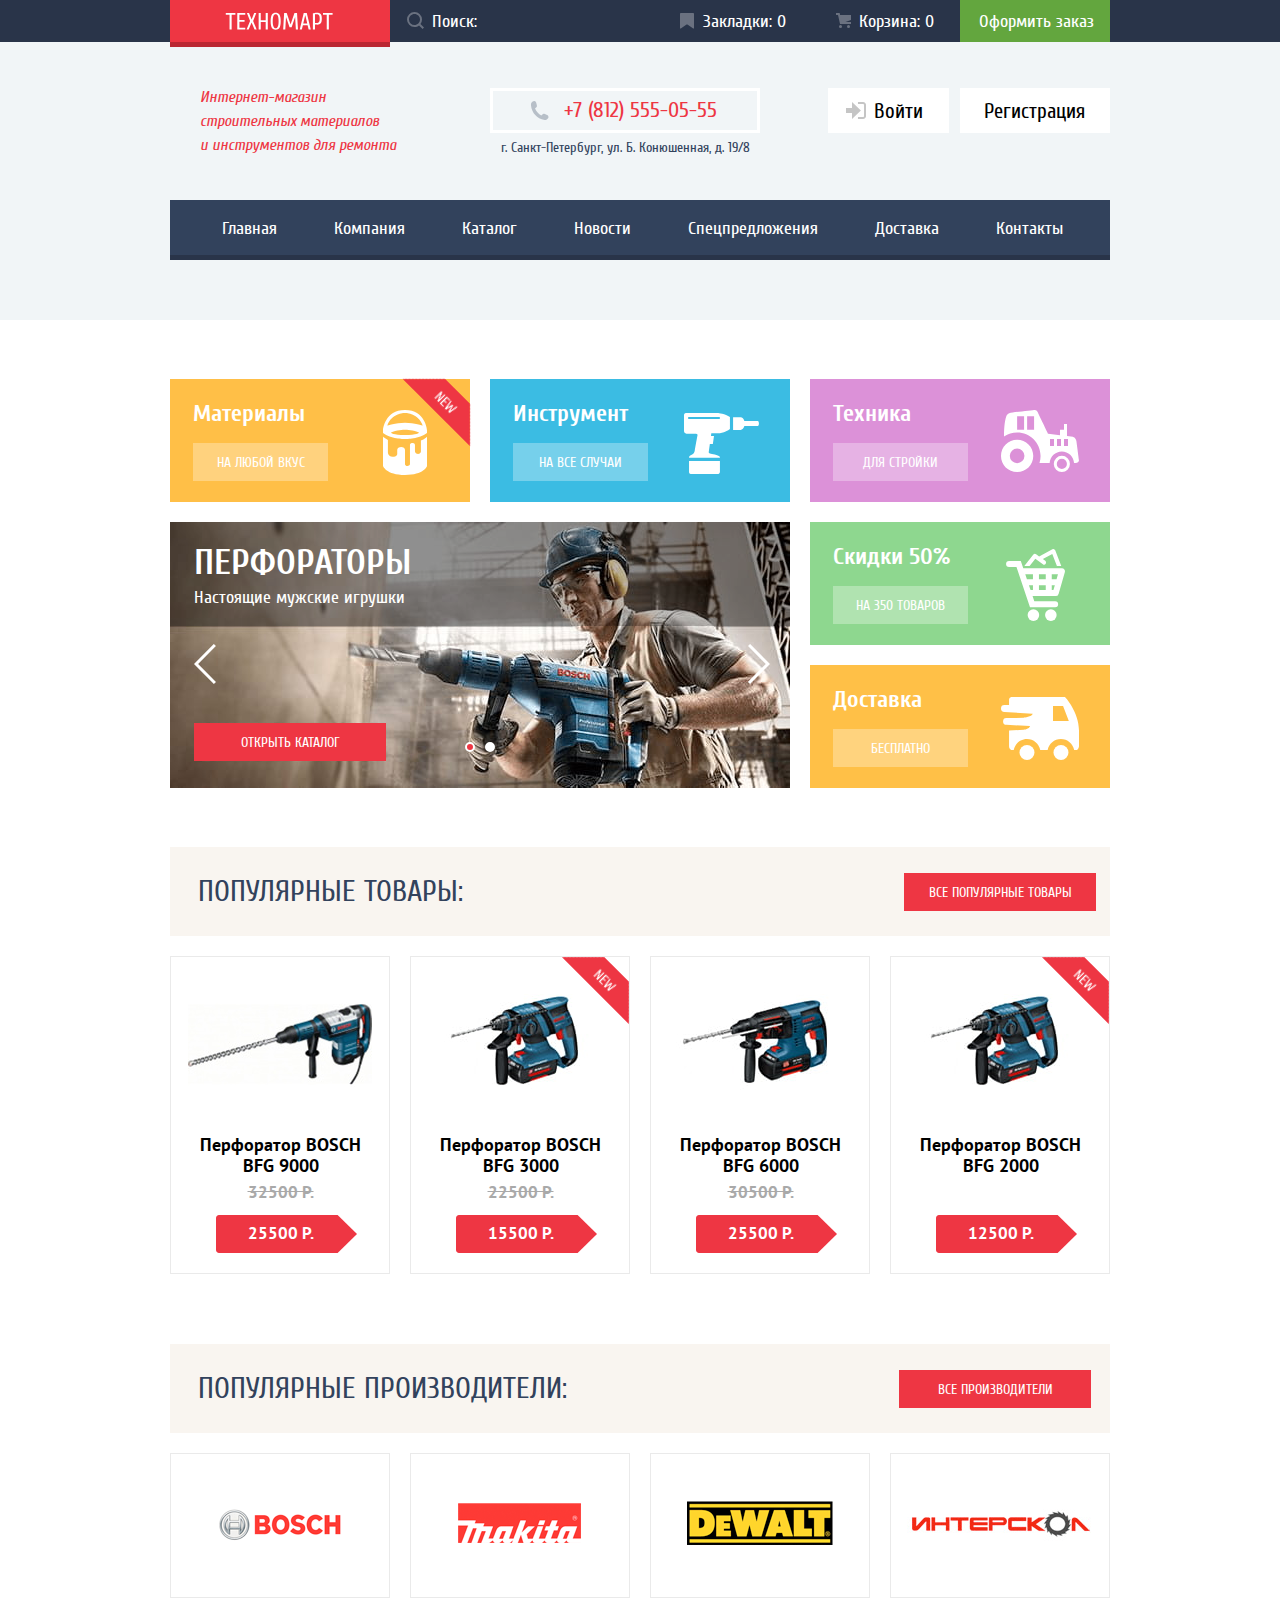
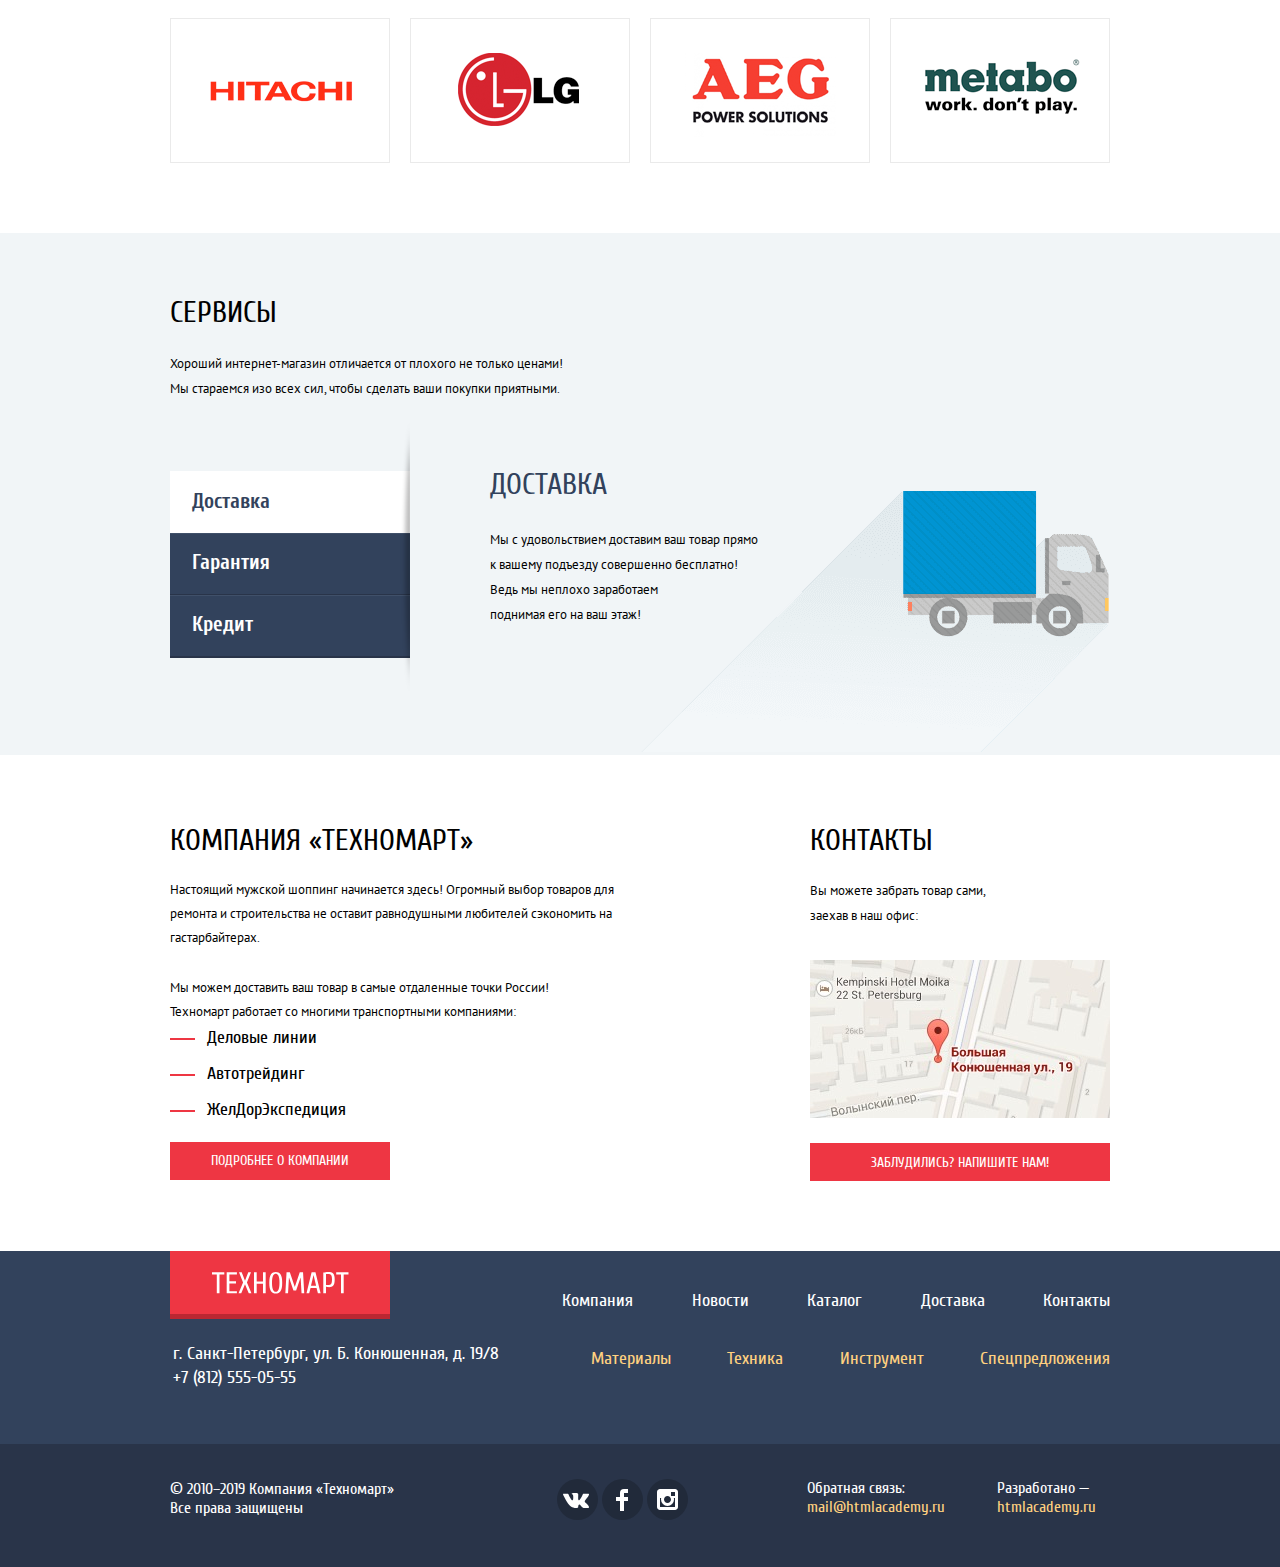
<file: index.html>
<!DOCTYPE html>
<html lang="ru">
<head>
  <meta charset="utf-8">
  <link rel="stylesheet" href="css/normalize.css">
  <link rel="stylesheet" href="css/style_mini.css">
  <title>HTML Academy: Техномарт</title>
</head>
<body>
  <header class="main-header">
    <div class="headerpanel">
      <div class="container">
        <a class="logo-header">
          <img src="img/logo_technomart.svg" height="18" width="108" alt="ТЕХНОМАРТ">
        </a>
        <form action="https://echo.htmlacademy.ru/courses" method="get" class="search-form">
          <label for="searchbar" class="visually-hidden">Поиск:</label>
          <input id="searchbar" class="searchbar" type="text" name="search" placeholder="Поиск:">
          <svg class="search-icon" xmlns="http://www.w3.org/2000/svg" width="17" height="17" viewBox="0 0 17 17"><path class="search-icon-path" fill="#ffffff" d="M17 15.586l-3.542-3.542A7.465 7.465 0 0 0 15 7.5 7.5 7.5 0 1 0 7.5 15c1.71 0 3.282-.579 4.544-1.542L15.586 17 17 15.586zM2 7.5C2 4.467 4.467 2 7.5 2 10.532 2 13 4.467 13 7.5c0 3.032-2.468 5.5-5.5 5.5A5.506 5.506 0 0 1 2 7.5z"/></svg>
        </form>
        <ul class="headerpanel-menu">
          <li class="headerpanel-menu-item bookmarks-item">
            <a href="#">Закладки: 0</a>
          </li>
          <li class="headerpanel-menu-item basket-item"> 
            <a href="#">Корзина: 0</a>
          </li>
          <li class="headerpanel-menu-item alt-headerpanel-item">
            <a href="#">Оформить заказ</a>
          </li>
        </ul>
      </div>
    </div>
    <div class="container mid-header">
      <p class="header-info">
        Интернет-магазин<br>
        строительных материалов<br>
        и инструментов для ремонта
      </p>
      <div class="mid-header-container">
        <a href="tel:+78125550555" class="header-phone" aria-label="Позвоните нам">+7 (812) 555-05-55</a>
        <address>г. Санкт-Петербург, ул. Б. Конюшенная, д. 19/8</address>
      </div>
      <div class="usermenu-container">
        <a href="#" class="usermenu-button login-button red-on-hover"><svg class="login-icon" xmlns="http://www.w3.org/2000/svg" width="20" height="17" viewBox="0 0 20 17"><path class="login-icon-path" fill="#c5c5c5" d="M14.875 8.5L6 0v6H0v5h6v6z"/><path class="login-icon-path" fill="#c5c5c5" d="M16.986 15.01h-5.027V17h5.027c2.178 0 3.004-1.81 3.029-3.026V3.028C19.99 1.811 19.164 0 16.986 0h-5.027v1.99h5.027c.839 0 .992.681 1.01 1.057v10.904c-.017.376-.171 1.059-1.01 1.059z"/></svg> Войти</a>
        <a href="#" class="usermenu-button reg-button red-on-hover">Регистрация</a>
      </div>
    </div>
    <nav class="container main-nav">
      <ul>
        <li class="main-nav-item"><a>Главная</a></li>
        <li class="main-nav-item"><a href="#">Компания</a></li>
        <li class="main-nav-item"><a href="catalog.html">Каталог</a></li>
        <li class="main-nav-item"><a href="#">Новости</a></li>
        <li class="main-nav-item"><a href="#">Спецпредложения</a></li>
        <li class="main-nav-item"><a href="#">Доставка</a></li>
        <li class="main-nav-item"><a href="#">Контакты</a></li>
      </ul>
    </nav>
  </header>
  <main class="main-page">
    <h1 class="visually-hidden">
      Главная страница интернет-магазина «Техномарт»
    </h1>
    <section class="container promo">
      <h2 class="visually-hidden">Магазин «Техномарт» предлагает:</h2>
      <ul>
        <li class="promo-block promo-block-materials new-item">
          <h3>Материалы</h3>
          <a href="#" class="promo-button">
            На любой вкус
          </a>
        </li>
        <li class="promo-block promo-block-instruments">
          <h3>Инструмент</h3>
          <a href="#" class="promo-button">
            На все случаи
          </a>
        </li>
        <li class="promo-block promo-block-equipment">
          <h3>Техника</h3>
          <a href="#" class="promo-button">
            Для стройки
          </a>
        </li>
        <li class="promo-block promo-block-sale">
          <h3>Скидки 50%</h3>
          <a href="#" class="promo-button">
            На 350 товаров
          </a>
        </li>
        <li class="promo-block promo-block-delivery">
          <h3>Доставка</h3>
          <a href="#" class="promo-button">
            Бесплатно
          </a>
        </li>
        <li class="promo-slides">
          <button type="button" class="promo-control-button promo-previous-button" aria-label="Предыдушее предложение"></button>
          <button type="button" class="promo-control-button promo-next-button" aria-label="Следующее предложение"></button>
          <div class="promo-slides-container">
              <ul>
              <li class="promo-slide promo-current">
                <img src="img/promo_perforators.jpg" width="620" height="266" alt="Рабочий на стройке сверлит отверстие перфоратором Bosch">
                <div class="promo-slides-label">
                  <h3 class="promo-slides-heading">Перфораторы</h3>
                  <p>Настоящие мужские игрушки</p>
                </div>
              </li>
              <li class="promo-slide promo-previous">
                <img src="img/promo_drills.jpg" width="620" height="266" alt="Мужчина с дрелью Bosch делает отверстие в кирпичной стене">
                <div class="promo-slides-label">
                  <h3 class="promo-slides-heading">Дрели</h3>
                  <p>Соседям на радость!</p>
                </div>
              </li>
            </ul>
          </div>
          <div class="promo-slide-paging">
            <div class="promo-paging-container">
              <button type="button" aria-label="Первое предложение" class="promo-slidenum-button promo-current-button" tabindex="-1"></button>
              <button type="button" aria-label="Второе предложение" class="promo-slidenum-button" tabindex="-1"></button>
              <a href="catalog.html" class="box-link open-catalog-button">Открыть каталог</a>
            </div>
          </div>
        </li>
      </ul>
    </section>
    <section class="added-to-basket-popup">
      <h2 class="visually-hidden section-header">Уведомление</h2>
      <p>Товар добавлен в корзину!</p>
      <div class="added-to-basket-bottom">
        <button type="button" class="close-popup-button added-to-basket-close" aria-label="Закрыть окно"></button>
        <a href="" class="box-link make-order-button">Оформить заказ</a>
        <button type="button" class="box-link continue-purchase-button">Продолжить покупки</button>
      </div>
    </section>
    <section class="container popular">
      <div class="section-heading">
        <h2 class="section-header  section-header-with-link">Популярные товары:</h2>
        <a href="#" class="box-link">Все популярные товары</a>
      </div>
      <ul class="popular-items-list">
        <li class="product-card" tabindex="0">
          <div class="product-card-menu">
            <img src="img/bosch_bfg_9000.jpg" width="184" height="164" alt="Перфоратор BOSCH BFG 9000 на белом фоне" aria-hidden="true">
            <a class="product-card-button add-item-button" tabindex="0">Купить</a>
            <a class="product-card-button add-bookmark-button" tabindex="0">В закладки</a>
          </div>
          <div>
            <h3>Перфоратор BOSCH BFG 9000</h3>
            <del><span class="visually-hidden">. Старая цена:</span>32500 Р.</del>
            <p class="product-price on-sale"><span class="visually-hidden">Новая цена: </span>25500 Р.</p>
          </div>
        </li>
        <li class="product-card new-item" tabindex="0">
          <div class="product-card-menu">
            <img src="img/bosch_bfg.jpg" width="184" height="164" alt="Перфоратор BOSCH BFG 3000 на белом фоне" aria-hidden="true">
            <a class="product-card-button add-item-button" tabindex="0">Купить</a>
            <a class="product-card-button add-bookmark-button" tabindex="0">В закладки</a>
          </div>
          <div>
            <h3>Перфоратор BOSCH BFG 3000</h3>
            <del><span class="visually-hidden">. Старая цена:</span>22500 Р.</del>
            <p class="product-price on-sale"><span class="visually-hidden">Новая цена: </span>15500 Р.</p>
          </div>
        </li>
        <li class="product-card" tabindex="0">
          <div class="product-card-menu">
            <img src="img/bosch_bfg_6000.jpg" width="184" height="164" alt="Перфоратор BOSCH BFG 6000 на белом фоне" aria-hidden="true">
            <a class="product-card-button add-item-button" tabindex="0">Купить</a>
            <a class="product-card-button add-bookmark-button" tabindex="0">В закладки</a>
          </div>
          <div>
            <h3>Перфоратор BOSCH BFG 6000</h3>
            <del><span class="visually-hidden">. Старая цена:</span>30500 Р.</del>
            <p class="product-price on-sale"><span class="visually-hidden">Новая цена: </span>25500 Р.</p>
          </div>
        </li>
        <li class="product-card new-item" tabindex="0">
          <div class="product-card-menu">
            <img src="img/bosch_bfg.jpg" width="184" height="164" alt="Перфоратор BOSCH BFG 2000 на белом фоне" aria-hidden="true">
            <a class="product-card-button add-item-button" tabindex="0">Купить</a>
            <a class="product-card-button add-bookmark-button" tabindex="0">В закладки</a>
          </div>
          <div>
            <h3>Перфоратор BOSCH BFG 2000</h3>
            <p class="product-price"><span class="visually-hidden">. Цена:</span>12500 Р.</p>
          </div>
        </li>
      </ul>
    </section>
    <section class="container partners">
      <div class="section-heading">
        <h2 class="section-header  section-header-with-link">Популярные производители:</h2>
        <a href="" class="box-link">Все производители</a>
      </div>
      <ul class="partners-grid">
        <li>
          <a href="">
            <img src="img/bosch.png" width="220" height="145" alt="Bosch">
          </a>
        </li>
        <li>
          <a href="">
            <img src="img/makita.png" width="220" height="145" alt="Makita">
          </a>
        </li>
        <li>
          <a href="">
            <img src="img/dewalt.png" width="220" height="145" alt="DeWalt">
          </a>
        </li>
        <li>
          <a href="">
            <img src="img/interskol.png" width="220" height="145" alt="Интерскол">
          </a>
        </li>
        <li>
          <a href="">
            <img src="img/hitachi.png" width="220" height="145" alt="Hitachi">
          </a>
        </li>
        <li>
          <a href="">
            <img src="img/lg.png" width="220" height="145" alt="LG">
          </a>
        </li>
        <li>
          <a href="">
            <img src="img/aeg.png" width="220" height="145" alt="AEG">
          </a>
        </li>
        <li>
          <a href="">
            <img src="img/metabo.png" width="220" height="145" alt="Metabo">
          </a>
        </li>
      </ul>
    </section>
    <section class="services">
      <div class="container">
        <div>
          <h2 class="section-header">Сервисы</h2>
          <p class="services-heading">Хороший интернет-магазин отличается от плохого не только ценами!<br>
          Мы стараемся изо всех сил, чтобы сделать ваши покупки приятными.</p>
        </div>
        <div class="services-internal-container">
          <ul class="services-buttons-list">
            <li>
              <button type="button" class="services-button current-service-button" tabindex="-1">Доставка</button>
            </li>
            <li>
              <button type="button" class="services-button">Гарантия</button>
            </li>
            <li>
              <button type="button" class="services-button">Кредит</button>
            </li>
          </ul>
          <ul class="services-info-list">
            <li class="service-info service-info-delivery current-service-info">
              <h3 class="section-header">Доставка</h3>
              <p>Мы с удовольствием доставим ваш товар прямо<br>
                к вашему подъезду совершенно бесплатно!<br>
                Ведь мы неплохо заработаем<br>
                поднимая его на ваш этаж!</p>
            </li>
            <li class="service-info service-info-warranty">
              <h3 class="section-header">Гарантия</h3>
              <p>Если купленный у нас товар поломается или заискрит,<br>
                 а также в случае пожара, спровоцированного его<br>
                возгоранием, вы всегда можете быть уверены в нашей<br>
                гарантии. Мы обменяем сгоревший товар на новый.<br>
                 Дом уж восстановите как-нибудь сами.</p>
            </li>
            <li class="service-info service-info-credit">
              <h3 class="section-header">Кредит</h3>
              <p>Залезть в долговую яму стало проще!<br>
                 Кредитные консультанты придут вам на помощь.</p>
              <a class="box-link">Отправить заявку</a>
            </li>
          </ul>
        </div>
      </div>
    </section>
    <div class="container company-info-section">
      <section class="about-us">
        <h2 class="section-header">
          Компания «Техномарт»
        </h2>
        <p>
          Настоящий мужской шоппинг начинается здесь! Огромный выбор товаров для ремонта и строительства не оставит равнодушными любителей сэкономить на гастарбайтерах.
        </p>
        <p>
          Мы можем доставить ваш товар в самые отдаленные точки России!<br>
          Техномарт работает со многими транспортными компаниями:<br>
        </p>
        <ul>
          <li>Деловые линии</li>
          <li>Автотрейдинг</li>
          <li>ЖелДорЭкспедиция</li>
        </ul>
        <a href="" class="box-link about-us-button">Подробнее о компании</a>
      </section>
      <section class="contact-us">
        <h2 class="section-header">
          Контакты
        </h2>
        <p>
          Вы можете забрать товар сами,<br>
          заехав в наш офис:
        </p>
        <a class="open-map-popup" aria-label="Открыть интерактивную карту" tabindex="0">
          <img src="img/map.jpg" height="158" width="300" alt="Мини-карта расположения нашего офиса">
        </a>
        <a class="box-link write-us-button">Заблудились? Напишите нам!</a>
      </section>
      <section class="write-us-popup">
        <h2 class="visually-hidden section-header">Напишите нам</h2>
        <form action="https://echo.htmlacademy.ru/courses" method="post" class="write-us-form">
          <div class="write-us-name-container">
            <label for="write-us-name"> Ваше имя:</label>
            <input id="write-us-name" type="text" name="name" placeholder="Имя Фамилия" class="write-us-login">
          </div>
          <div class="write-us-email-container">
            <label for="write-us-email"> Ваш e-mail:</label>
            <input id="write-us-email" type="email" name="email" placeholder="email@example.com" class="write-us-email">
          </div>
          <div class="write-us-message-container">
            <label for="write-us-message"> Текст письма:</label>
            <textarea id="write-us-message" name="message" placeholder="В свободной форме" class="write-us-message"></textarea>
          </div>
          <div class="write-us-submit-container">
            <button type="submit" class="box-link write-us-submit-button">Отправить</button>
          </div>
          <button type="button" class="close-popup-button write-us-close-button" aria-label="Закрыть окно"></button>
        </form>
      </section>
      <div class="map-popup">
        <iframe src="https://www.google.com/maps/embed?pb=!1m18!1m12!1m3!1d4714.286205003401!2d30.31424910519582!3d59.939214515493546!2m3!1f0!2f0!3f0!3m2!1i1024!2i768!4f13.1!3m3!1m2!1s0x4696310fca5ba729%3A0xea9c53d4493c879f!2z0JHQvtC70YzRiNCw0Y8g0JrQvtC90Y7RiNC10L3QvdCw0Y8g0YPQuy4sIDE5LCDQodCw0L3QutGCLdCf0LXRgtC10YDQsdGD0YDQsywgMTkxMTg2!5e0!3m2!1sru!2sru!4v1592508149220!5m2!1sru!2sru" width="943" height="449" allowfullscreen="" aria-hidden="false" tabindex="0"></iframe>
        <button type="button" class="close-popup-button map-popup-close-button" tabindex="0"></button>
      </div>
    </div>
  </main>
  <footer class="main-footer">
    <div class="container upper-footer">
      <div class="upper-footer-top">
        <a class="footer-logo">
          <img src="img/logo_technomart.svg" width="138" height="23" alt="Техномарт">
        </a>
        <ul class="footer-nav-top">
          <li><a href="#">Компания</a></li>
          <li><a href="#">Новости</a></li>
          <li><a href="catalog.html">Каталог</a></li>
          <li><a href="#">Доставка</a></li>
          <li><a href="#">Контакты</a></li>
        </ul>
      </div>
      <div class="upper-footer-bottom">
        <div class="footer-contacts-block">
          <span class="visually-hidden">Наш адрес:</span>
          <address>г. Санкт-Петербург, ул. Б. Конюшенная, д. 19/8</address>
          <span class="visually-hidden">Наш телефон:</span>
          <a href="tel:+78125550555"> +7 (812) 555-05-55</a>
        </div>
        <ul class="footer-nav-bottom">
          <li><a href="#">Материалы</a></li>
          <li><a href="#">Техника</a></li>
          <li><a href="#">Инструмент</a></li>
          <li><a href="#">Спецпредложения</a></li>
        </ul>
      </div>
    </div>
    <div class="footerpanel">
      <div class="container">
        <p class="footer-copyright">&copy; 2010&ndash;2019 Компания &laquo;Техномарт&raquo;<br>
        Все права защищены</p>
        <ul class="socials">
          <li>
            <a href="#" class="vk-icon"><span class="visually-hidden">Вконтакте</span></a>
          </li>
          <li>
            <a href="#" class="fb-icon"><span class="visually-hidden">Фейсбук</span></a>
          </li>
          <li>
            <a href="#" class="insta-icon"><span class="visually-hidden">Инстаграм</span></a>
          </li>
        </ul>
        <ul class="footer-feedback-list">
          <li>
            Обратная связь:
            <a href="mailto:mail@htmlacademy.ru" class="footeritem-accented">mail@htmlacademy.ru</a>
          </li>
          <li class="developed-by">
            Разработано &mdash;<br>
            <a href="https://htmlacademy.ru/intensive/htmlcss" class="footeritem-accented">htmlacademy.ru</a>
          </li>
        </ul>
      </div>
    </div>
  </footer>
  <script type="text/javascript" src="js/scripts_mini.js"></script>
</body>
</html>
</file>
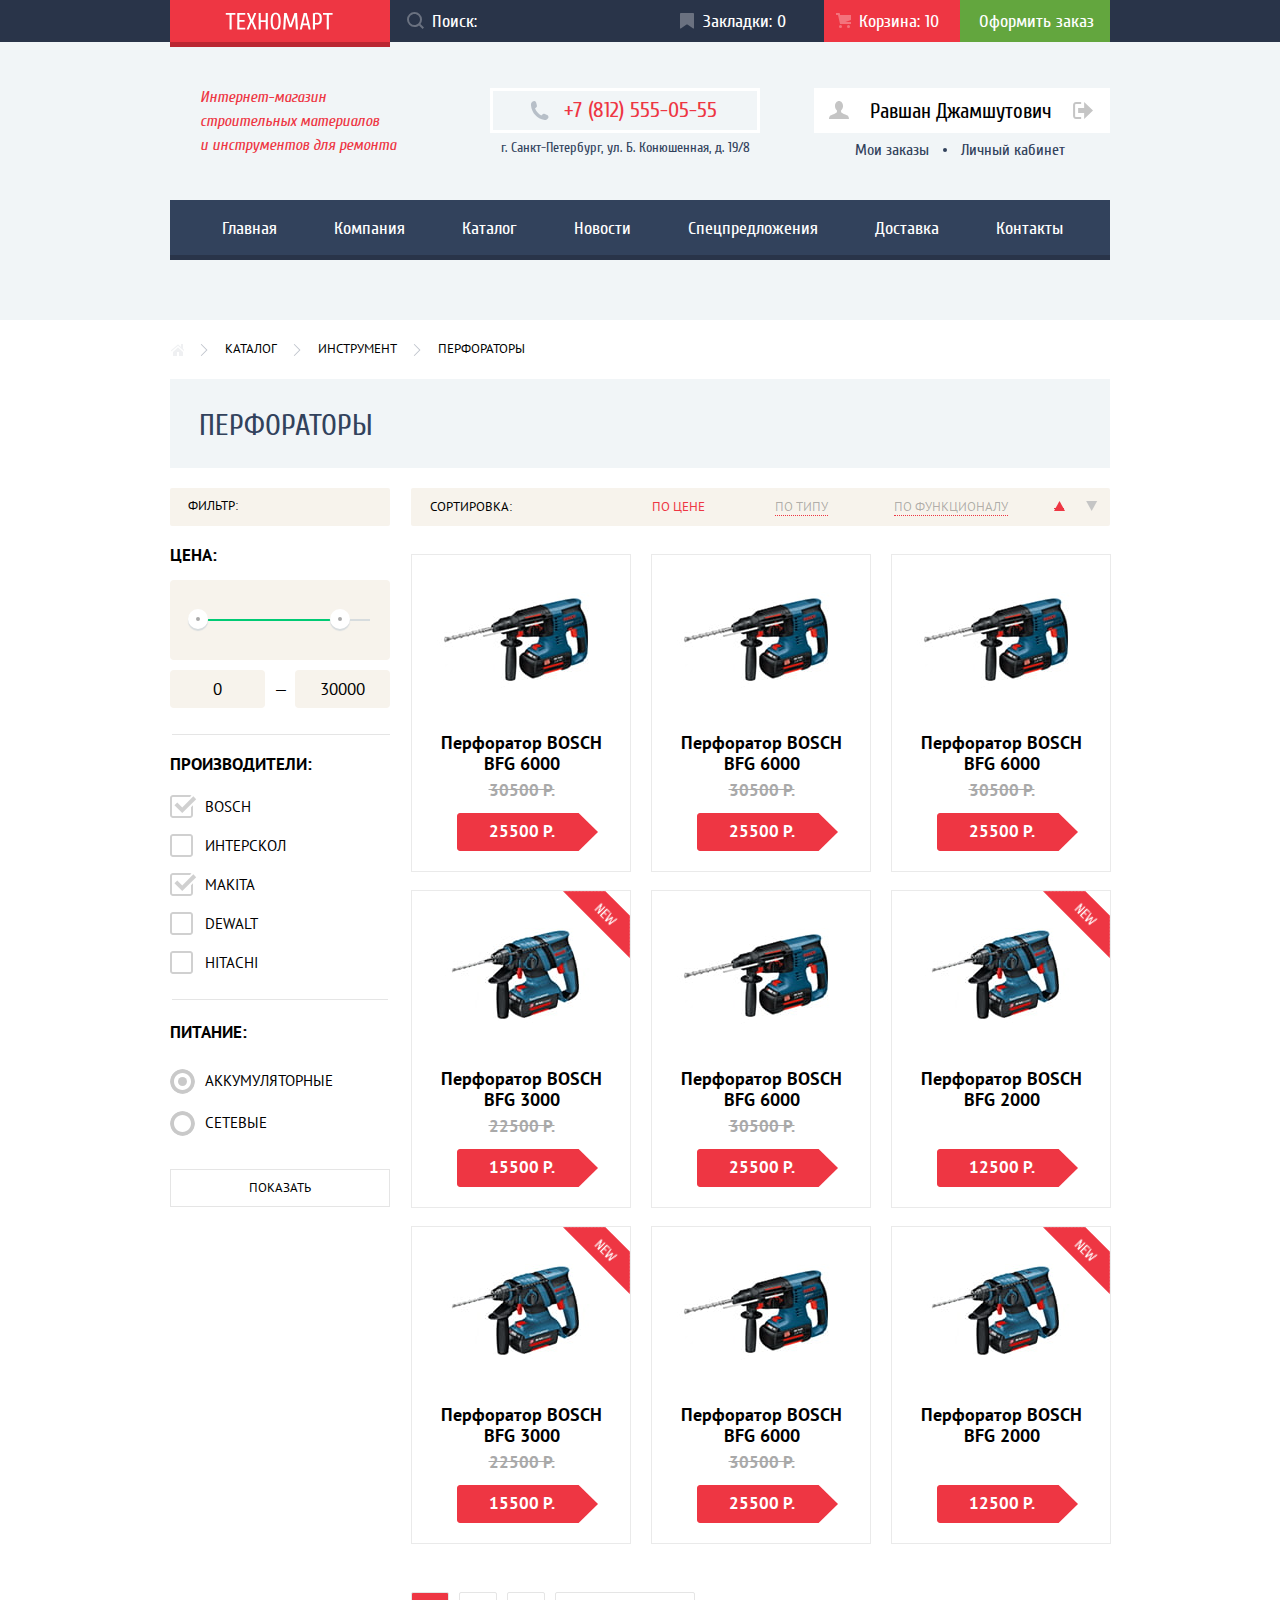
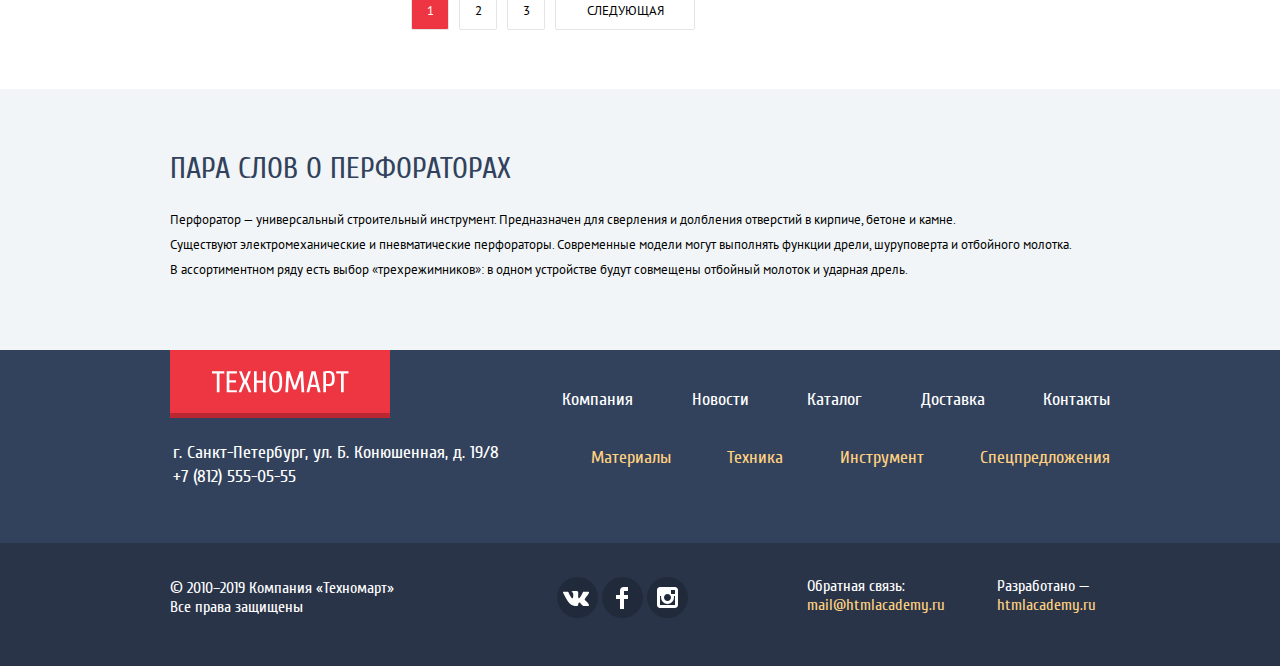
<file: catalog.html>
<!DOCTYPE html>
<html lang="ru">
<head>
  <meta charset="utf-8">
  <link rel="stylesheet" href="css/normalize.css">
  <link rel="stylesheet" href="css/style_mini.css">
  <title>HTML Academy. Техномарт: Каталог товаров</title>
</head>
<body>
  <header class="main-header">
    <div class="headerpanel">
      <div class="container">
        <a href="index.html" class="logo-header">
          <img src="img/logo_technomart.svg" height="18" width="108" alt="ТЕХНОМАРТ">
        </a>
        <form action="https://echo.htmlacademy.ru/courses" method="get" class="search-form">
          <label for="searchbar" class="visually-hidden">Поиск:</label>
          <input id="searchbar" class="searchbar" type="text" name="search" placeholder="Поиск:">
          <svg class="search-icon" xmlns="http://www.w3.org/2000/svg" width="17" height="17" viewBox="0 0 17 17"><path class="search-icon-path" fill="#ffffff" d="M17 15.586l-3.542-3.542A7.465 7.465 0 0 0 15 7.5 7.5 7.5 0 1 0 7.5 15c1.71 0 3.282-.579 4.544-1.542L15.586 17 17 15.586zM2 7.5C2 4.467 4.467 2 7.5 2 10.532 2 13 4.467 13 7.5c0 3.032-2.468 5.5-5.5 5.5A5.506 5.506 0 0 1 2 7.5z"/></svg>
        </form>
        <ul class="headerpanel-menu">
          <li class="headerpanel-menu-item bookmarks-item">
            <a href="#">Закладки: 0</a>
          </li>
          <li class="headerpanel-menu-item basket-item basket-has-items"> 
            <a href="#">Корзина: 10</a>
          </li>
          <li class="headerpanel-menu-item alt-headerpanel-item">
            <a href="#">Оформить заказ</a>
          </li>
        </ul>
      </div>
    </div>
    <div class="container mid-header">
      <p class="header-info">
        Интернет-магазин<br>
        строительных материалов<br>
        и инструментов для ремонта
      </p>
      <div class="mid-header-container">
        <a href="tel:+78125550555" class="header-phone" aria-label="Позвоните нам">+7 (812) 555-05-55</a>
        <address>г. Санкт-Петербург, ул. Б. Конюшенная, д. 19/8</address>
      </div>
      <div class="usermenu-container">
        <a class="usermenu-button user-log-on-name" href="#">
          <svg class="user-log-on-icon" xmlns="http://www.w3.org/2000/svg" width="20" height="18" viewBox="0 0 20 18"><path fill="#c5c5c5" d="M17.881 14.166c-2.144-.735-4.256-1.666-5.207-2.39-.657-.501-.77-1.618-.517-2.415 1.118-.903 1.864-2.477 1.864-4.278C14.021 2.276 12.221 0 10 0S5.979 2.276 5.979 5.083c0 1.801.746 3.374 1.863 4.277.253.798.141 1.915-.517 2.416-.95.724-3.063 1.654-5.207 2.39S0 18 0 18h20s.025-3.099-2.119-3.834z"/></svg>
          Равшан Джамшутович
          <svg class="user-log-out-icon red-on-hover" xmlns="http://www.w3.org/2000/svg" width="21" height="17" viewBox="0 0 21 17"><g fill="#c5c5c5"><path fill="#c5c5c5" d="M21 8.5L12.125 0v6h-6v5h6v6z"/><path fill="#c5c5c5" d="M3.106 13.952V3.048c.018-.376.171-1.057 1.01-1.057h5.027V0H4.116C1.938 0 1.112 1.81 1.087 3.027v10.946C1.112 15.189 1.938 17 4.116 17h5.027v-1.99H4.116c-.839 0-.992-.683-1.01-1.058z"/></g></svg>
        </a>
        <a href="#" class="user-log-on-link my-orders-link red-on-hover">Мои заказы</a> <a href="#" class="user-log-on-link red-on-hover"> Личный кабинет</a>
      </div>
    </div>
    <nav class="container main-nav">
      <ul>
        <li class="main-nav-item"><a href="index.html">Главная</a></li>
        <li class="main-nav-item"><a href="#">Компания</a></li>
        <li class="main-nav-item"><a>Каталог</a></li>
        <li class="main-nav-item"><a href="#">Новости</a></li>
        <li class="main-nav-item"><a href="#">Спецпредложения</a></li>
        <li class="main-nav-item"><a href="#">Доставка</a></li>
        <li class="main-nav-item"><a href="#">Контакты</a></li>
      </ul>
    </nav>
  </header>
  <main>
    <h1 class="visually-hidden">
      Каталог инструментов
    </h1>
    <section class="container catalog-main">
      <h2 class="section-header">Перфораторы</h2>
      <ul class="page-depth-nav">
        <li>
          <a href="index.html" class="page-depth-nav-main"><span class="visually-hidden">Главная</span></a>
        </li>
        <li>
          <a href="#">Каталог</a>
        </li>
        <li>
          <a href="#">Инструмент</a>
        </li>
        <li>
          <a href="#">Перфораторы</a>
        </li>
      </ul>
      <div class="catalog-container">
        <form action="https://echo.htmlacademy.ru" method="get" class="filter-form">
          <h3 class="filter-heading">Фильтр:</h3>
          <fieldset class="price-fieldset">
            <legend>Цена:</legend>
            <div class="price-range">
              <div class="price-range-bar">
                <div class="price-range-selected"></div>
              </div>
              <div class="range-control range-min" tabindex="0"></div>
              <div class="range-control range-max" tabindex="0"></div>
            </div>
            <div class="price-inputs">
              <label for="filter-price-min" class="visually-hidden">Минимальная цена</label>
              <input type="number" id="filter-price-min" name="price-min" class="filter-bg" value="0">
              &mdash;
              <label for="filter-price-max" class="visually-hidden">Максимальная цена</label>
              <input type="number" id="filter-price-max" name="price-max" class="filter-bg" value="30000">
            </div>
          </fieldset>
          <fieldset class="producers-fieldset"> 
            <legend>Производители:</legend>
            <ul class="filter-producers-list">
              <li class="filter-producers-item">
                <label>
                  <input type="checkbox" class="visually-hidden filter-default-checkbox" name="bosch" checked>
                  <span class="filter-custom-checkbox"></span>
                  <span class="producer-label">Bosch</span>
                </label>
              </li>
              <li class="filter-producers-item">
                <label>
                  <input type="checkbox" class="visually-hidden filter-default-checkbox" name="interskol">
                  <span class="filter-custom-checkbox"></span>
                  <span class="producer-label">Интерскол</span>
                </label>
              </li>
              <li class="filter-producers-item">
                <label>
                  <input type="checkbox" class="visually-hidden filter-default-checkbox" name="makita" checked>
                  <span class="filter-custom-checkbox"></span>
                  <span class="producer-label">Makita</span>
                </label>
              </li>
              <li class="filter-producers-item">
                <label>
                  <input type="checkbox" class="visually-hidden filter-default-checkbox" name="dewalt">
                  <span class="filter-custom-checkbox"></span>
                  <span class="producer-label">DeWalt</span>
                </label>
              </li>
              <li class="filter-producers-item">
                <label>
                  <input type="checkbox" class="visually-hidden filter-default-checkbox" name="hitachi">
                  <span class="filter-custom-checkbox"></span>
                  <span class="producer-label">Hitachi</span>
                </label>
              </li>
            </ul>
          </fieldset>
          <fieldset class="power-type-fieldset">
            <legend>Питание:</legend>
            <ul class="filter-power-list">
              <li class="filter-power-item">
                <label>
                  <input type="radio" class="visually-hidden filter-default-radiobutton" name="power-type" value="accumulator" checked>
                  <span class="filter-custom-radiobutton"></span>
                  <span class="power-type-label">Аккумуляторные</span>
                </label>
              </li>
              <li class="filter-power-item">
                <label>
                  <input type="radio" class="visually-hidden filter-default-radiobutton" name="power-type" value="grid">
                  <span class="filter-custom-radiobutton"></span>
                  <span class="power-type-label">Сетевые</span>
                </label>
              </li>
            </ul>
          </fieldset>
          <button type="submit" class="filter-submit">Показать</button>
        </form>
        <div>
          <ul class="sort-list">
            <li class="sort-list-title">
              Сортировка:
            </li>
            <li>
              <a href="" class="sort-list-item sort-active-item" tabindex="-1">По цене</a>
            </li>
            <li>
              <a href="" class="sort-list-item">По типу</a>
            </li>
            <li>
              <a href="" class="sort-list-item">По функционалу</a>
            </li>
            <li>
              <a href="" class="sort-lowest-first sort-list-item" aria-label="По возрастанию" tabindex="-1">
                <svg xmlns="http://www.w3.org/2000/svg" width="11" height="10" viewBox="0 0 11 10">
                  <path fill="#c5c5c5" d="M5.5 0L0 10h11z"/>
                </svg>
              </a>
            </li>
            <li>
              <a href="" class="sort-highest-first" aria-label="По убыванию">
                <svg width="12" height="10" viewBox="0 0 12 10" fill="none" xmlns="http://www.w3.org/2000/svg">
                  <path d="M5.66241 10L0.162415 0H11.1624" fill="#c5c5c5"/>
                </svg>
              </a>
            </li>
          </ul>
          <ul class="catalog-grid">
            <li class="product-card" tabindex="0">
              <div class="product-card-menu">
                <img src="img/bosch_bfg_6000.jpg" width="184" height="164" alt="Перфоратор BOSCH BFG 6000 на белом фоне" aria-hidden="true">
                <a class="product-card-button add-item-button" tabindex="0">Купить</a>
                <a class="product-card-button add-bookmark-button" tabindex="0">В закладки</a>
              </div>
              <div>
                <h3>Перфоратор BOSCH BFG 6000</h3>
                <del><span class="visually-hidden">. Старая цена:</span>30500 Р.</del>
                <p class="product-price on-sale"><span class="visually-hidden">Новая цена: </span>25500 Р.</p>
              </div>
            </li>
            <li class="product-card" tabindex="0">
              <div class="product-card-menu">
                <img src="img/bosch_bfg_6000.jpg" width="184" height="164" alt="Перфоратор BOSCH BFG 6000 на белом фоне" aria-hidden="true">
                <a class="product-card-button add-item-button" tabindex="0">Купить</a>
                <a class="product-card-button add-bookmark-button" tabindex="0">В закладки</a>
              </div>
              <div>
                <h3>Перфоратор BOSCH BFG 6000</h3>
                <del><span class="visually-hidden">. Старая цена:</span>30500 Р.</del>
                <p class="product-price on-sale"><span class="visually-hidden">Новая цена: </span>25500 Р.</p>
              </div>
            </li>
            <li class="product-card" tabindex="0">
              <div class="product-card-menu">
                <img src="img/bosch_bfg_6000.jpg" width="184" height="164" alt="Перфоратор BOSCH BFG 6000 на белом фоне" aria-hidden="true">
                <a class="product-card-button add-item-button" tabindex="0">Купить</a>
                <a class="product-card-button add-bookmark-button" tabindex="0">В закладки</a>
              </div>
              <div>
                <h3>Перфоратор BOSCH BFG 6000</h3>
                <del><span class="visually-hidden">. Старая цена:</span>30500 Р.</del>
                <p class="product-price on-sale"><span class="visually-hidden">Новая цена: </span>25500 Р.</p>
              </div>
            </li>
            <li class="product-card new-item" tabindex="0">
              <div class="product-card-menu">
                <img src="img/bosch_bfg.jpg" width="184" height="164" alt="Перфоратор BOSCH BFG 3000 на белом фоне" aria-hidden="true">
                <a class="product-card-button add-item-button" tabindex="0">Купить</a>
                <a class="product-card-button add-bookmark-button" tabindex="0">В закладки</a>
              </div>
              <div>
                <h3>Перфоратор BOSCH BFG 3000</h3>
                <del><span class="visually-hidden">. Старая цена:</span>22500 Р.</del>
                <p class="product-price on-sale"><span class="visually-hidden">Новая цена: </span>15500 Р.</p>
              </div>
            </li>
            <li class="product-card" tabindex="0">
              <div class="product-card-menu">
                <img src="img/bosch_bfg_6000.jpg" width="184" height="164" alt="Перфоратор BOSCH BFG 6000 на белом фоне" aria-hidden="true">
                <a class="product-card-button add-item-button" tabindex="0">Купить</a>
                <a class="product-card-button add-bookmark-button" tabindex="0">В закладки</a>
              </div>
              <div>
                <h3>Перфоратор BOSCH BFG 6000</h3>
                <del><span class="visually-hidden">. Старая цена:</span>30500 Р.</del>
                <p class="product-price on-sale"><span class="visually-hidden">Новая цена: </span>25500 Р.</p>
              </div>
            </li>
            <li class="product-card new-item" tabindex="0">
              <div class="product-card-menu">
                <img src="img/bosch_bfg.jpg" width="184" height="164" alt="Перфоратор BOSCH BFG 2000 на белом фоне" aria-hidden="true">
                <a class="product-card-button add-item-button" tabindex="0">Купить</a>
                <a class="product-card-button add-bookmark-button" tabindex="0">В закладки</a>
              </div>
              <div>
                <h3>Перфоратор BOSCH BFG 2000</h3>
                <p class="product-price"><span class="visually-hidden">. Цена:</span>12500 Р.</p>
              </div>
            </li>
            <li class="product-card new-item" tabindex="0">
              <div class="product-card-menu">
                <img src="img/bosch_bfg.jpg" width="184" height="164" alt="Перфоратор BOSCH BFG 3000 на белом фоне" aria-hidden="true">
                <a class="product-card-button add-item-button" tabindex="0">Купить</a>
                <a class="product-card-button add-bookmark-button" tabindex="0">В закладки</a>
              </div>
              <div>
                <h3>Перфоратор BOSCH BFG 3000</h3>
                <del><span class="visually-hidden">. Старая цена:</span>22500 Р.</del>
                <p class="product-price on-sale"><span class="visually-hidden">Новая цена: </span>15500 Р.</p>
              </div>
            </li>
            <li class="product-card" tabindex="0">
              <div class="product-card-menu">
                <img src="img/bosch_bfg_6000.jpg" width="184" height="164" alt="Перфоратор BOSCH BFG 6000 на белом фоне" aria-hidden="true">
                <a class="product-card-button add-item-button" tabindex="0">Купить</a>
                <a class="product-card-button add-bookmark-button" tabindex="0">В закладки</a>
              </div>
              <div>
                <h3>Перфоратор BOSCH BFG 6000</h3>
                <del><span class="visually-hidden">. Старая цена:</span>30500 Р.</del>
                <p class="product-price on-sale"><span class="visually-hidden">Новая цена: </span>25500 Р.</p>
              </div>
            </li>
            <li class="product-card new-item" tabindex="0">
              <div class="product-card-menu">
                <img src="img/bosch_bfg.jpg" width="184" height="164" alt="Перфоратор BOSCH BFG 2000 на белом фоне" aria-hidden="true">
                <a class="product-card-button add-item-button" tabindex="0">Купить</a>
                <a class="product-card-button add-bookmark-button" tabindex="0">В закладки</a>
              </div>
              <div>
                <h3>Перфоратор BOSCH BFG 2000</h3>
                <p class="product-price"><span class="visually-hidden">. Цена:</span>12500 Р.</p>
              </div>
            </li>
          </ul>
          <ul class="catalog-paging-list">
            <li>
              <a class="catalog-paging-item catalog-current-page" tabindex="-1"><span class="visually-hidden">Страница </span>1</a>
            </li>
            <li>
              <a href="" class="catalog-paging-item"><span class="visually-hidden">Страница </span>2</a>
            </li>
            <li>
              <a href="" class="catalog-paging-item"><span class="visually-hidden">Страница </span>3</a>
            </li>
            <li>
              <a href="" class="catalog-paging-item catalog-next-page">Следующая <span class="visually-hidden">cтраница</span></a>
            </li>
          </ul>
        </div>
      </div>
    </section>
    <section class="about-perforators">
      <div class="container">
        <h2 class="section-header">Пара слов о перфораторах</h2>
        <p>Перфоратор &mdash; универсальный строительный инструмент. Предназначен для сверления и долбления отверстий в кирпиче, бетоне и камне.<br>
          Существуют электромеханические и пневматические перфораторы. Современные модели могут выполнять функции дрели, шуруповерта и отбойного молотка.<br>
        В ассортиментном ряду есть выбор «трехрежимников»: в одном устройстве будут совмещены отбойный молоток и ударная дрель.</p>
      </div>
    </section>
  </main>
  <footer class="main-footer">
    <div class="container upper-footer">
      <div class="upper-footer-top">
        <a class="footer-logo">
          <img src="img/logo_technomart.svg" width="138" height="23" alt="Техномарт">
        </a>
        <ul class="footer-nav-top">
          <li><a href="#">Компания</a></li>
          <li><a href="#">Новости</a></li>
          <li><a>Каталог</a></li>
          <li><a href="#">Доставка</a></li>
          <li><a href="#">Контакты</a></li>
        </ul>
      </div>
      <div class="upper-footer-bottom">
        <div class="footer-contacts-block">
          <span class="visually-hidden">Наш адрес:</span>
          <address>г. Санкт-Петербург, ул. Б. Конюшенная, д. 19/8</address>
          <span class="visually-hidden">Наш телефон:</span>
          <a href="tel:+78125550555"> +7 (812) 555-05-55</a>
        </div>
        <ul class="footer-nav-bottom">
          <li><a href="#">Материалы</a></li>
          <li><a href="#">Техника</a></li>
          <li><a href="#">Инструмент</a></li>
          <li><a href="#">Спецпредложения</a></li>
        </ul>
      </div>
    </div>
    <div class="footerpanel">
      <div class="container">
        <p class="footer-copyright">&copy; 2010&ndash;2019 Компания &laquo;Техномарт&raquo;<br>
        Все права защищены</p>
        <ul class="socials">
          <li>
            <a href="#" class="vk-icon"><span class="visually-hidden">Вконтакте</span></a>
          </li>
          <li>
            <a href="#" class="fb-icon"><span class="visually-hidden">Фейсбук</span></a>
          </li>
          <li>
            <a href="#" class="insta-icon"><span class="visually-hidden">Инстаграм</span></a>
          </li>
        </ul>
        <ul class="footer-feedback-list">
          <li>
            Обратная связь:
            <a href="mailto:mail@htmlacademy.ru" class="footeritem-accented">mail@htmlacademy.ru</a>
          </li>
          <li class="developed-by">
            Разработано &mdash;<br>
            <a href="https://htmlacademy.ru/intensive/htmlcss" class="footeritem-accented">htmlacademy.ru</a>
          </li>
        </ul>
      </div>
    </div>
    <section class="added-to-basket-popup">
      <h2 class="visually-hidden section-header">Уведомление</h2>
      <p>Товар добавлен в корзину!</p>
      <div class="added-to-basket-bottom">
        <button type="button" class="close-popup-button added-to-basket-close" aria-label="Закрыть окно"></button>
        <a href="" class="box-link make-order-button">Оформить заказ</a>
        <button type="button" class="box-link continue-purchase-button">Продолжить покупки</button>
      </div>
  </section>
  </footer>
  <script type="text/javascript" src="js/scripts_mini.js"></script>
</body>
</html>
</file>
<file: css/style_mini.css>
@font-face{font-family:Cuprum;font-style:normal;font-weight:400;src:url(../fonts/cuprum-regular.woff2) format('woff2'),url(../fonts/cuprum-regular.woff) format('woff')}@font-face{font-family:Cuprum;font-style:italic;font-weight:400;src:url(../fonts/cuprum-italic.woff2) format('woff2'),url(../fonts/cuprum-italic.woff) format('woff')}@font-face{font-family:Cuprum;font-style:normal;font-weight:700;src:url(../fonts/cuprum-bold.woff2) format('woff2'),url(../fonts/cuprum-bold.woff) format('woff')}@font-face{font-family:'PT Sans';font-style:normal;font-weight:400;src:url(../fonts/ptsans-regular.woff2) format('woff2'),url(../fonts/ptsans-regular.woff) format('woff')}@font-face{font-family:'PT Sans';font-style:normal;font-weight:700;src:url(../fonts/ptsans-bold.woff2) format('woff2'),url(../fonts/ptsans-bold.woff) format('woff')}:root{--bg-main-color:#ffffff;--bg-secondary-color:#f1f5f7;--bg-additional-color:#f9f5f0;--bg-header-color:rgba(0, 0, 0, 0.0001);--panels-main-color:#32425c;--panels-main-activecolor:#1d2739;--panels-secondary-color:#293449;--panels-secondary-activecolor:#161d29;--panels-additional-color:#3d546f;--panels-additional-activecolor:#212a3a;--accent-main-color:#ee3643;--accent-main-altcolor:#ff5357;--accent-main-hovercolor:#ca2c37;--accent-main-activecolor:#ba2732;--accent-main-inactivecolor:#8d1e26;--accent-secondary-color:#63a63e;--accent-secondary-hovercolor:#5fbb2d;--accent-secondary-activecolor:#518534;--accent-additional-color:#367315;--transparent-button-color:rgba(255, 255, 255, 0.3);--transparent-button-hovercolor:rgba(197, 197, 197, 0.3);--transparent-button-activecolor:rgba(169, 169, 169, 0.3);--heading-main-color:#32425c;--heading-main-hovercolor:#405069;--heading-secondary-color:#ffffff;--heading-additional-color:#f7f3ec;--text-main-color:#000000;--text-main-opaccolor:rgba(0, 0, 0, 0.3);--text-secondary-color:#ffffff;--text-additional-color:#ffd180;--inactive-color:#c5c5c5;--inactive-hovercolor:#b5b5b5;--inactive-secondary-color:#a9a9a9;--border-grey-color:#e5e5e5;--focus-outline-color:rgba(0, 0, 0, 0.43);--promo-slides-bg-color:#321602;--added-to-basket-color:#f1f1f1;--mainnav-active-color:#1d2739;--product-card-border-color:#eaeaea;--product-card-shadow-color:rgba(0, 0, 0, 0.15);--price-range-bar-color:#00ca74;--price-range-bar-bg-color:#d7dcde;--write-us-bg-color:#f4f4f4;--promobox-1-color:#ffbf47;--promobox-2-color:#3bbce3;--promobox-3-color:#dc91d8;--promobox-4-color:#8ed78f;--promobox-5-color:#ffc047;--promo-transparent-color:rgba(0, 0, 0, 0.25);--heading-font-family:'Cuprum',arial;--content-text-family:'PT Sans',arial}*,::after,::before{box-sizing:border-box}body{font-family:var(--content-text-family),Verdana,Arial,sans-serif;font-size:13px;line-height:24px;background-color:var(--bg-main-color);color:var(--text-main-color);outline-offset:-2px}img{max-width:100%;height:auto;background-color:var(--bg-secondary-color)}a{text-decoration:none;color:var(--bg-main-color)}a:active{opacity:50%}a:visited{color:inherit}.addbutton,.box-link,.main-header,.markbutton,.sortlist{font-family:var(--heading-font-family),'Trebuchet MS',Arial,sans-serif;font-weight:400}.visually-hidden{position:absolute!important;height:1px;width:1px;overflow:hidden;clip:rect(1px 1px 1px 1px);clip:rect(1px,1px,1px,1px);white-space:nowrap}.container{position:relative;width:940px;margin:0 auto;padding:0}.section-header{font-family:var(--heading-font-family),'Trebuchet MS',Arial,sans-serif;font-size:30px;line-height:35px;font-weight:400;color:var(--panels-main-color);text-transform:uppercase}.section-header-with-link{max-width:600px}.section-heading{display:flex;justify-content:space-between;align-items:center;min-height:89px;padding-left:28px;margin-bottom:20px;background-color:var(--bg-additional-color)}.section-heading a{margin-right:14px}.box-link{display:block;height:38px;width:192px;padding-top:11px;font-size:14px;line-height:18px;text-align:center;text-transform:uppercase;color:var(--text-secondary-color);background-color:var(--accent-main-color);cursor:pointer}.box-link:focus,.box-link:hover{background-color:var(--accent-main-hovercolor)}.box-link:focus{outline:auto 2px var(--promo-transparent-color)}.box-link:active{background-color:var(--accent-main-activecolor);opacity:100%}.product-card{display:flex;flex-direction:column;justify-content:space-between;position:relative;min-height:318px;width:220px;padding-left:17px;padding-right:16px;padding-bottom:20px;border:1px solid var(--product-card-border-color);line-height:18px;font-family:var(--content-text-family),Verdana,Arial,sans-serif;font-weight:700;font-size:17px;color:var(--text-main-color);overflow:hidden}.product-card:focus,.product-card:focus-within,.product-card:hover{box-shadow:0 4px 20px var(--product-card-shadow-color);outline:0}.product-card-menu{height:170px;padding-top:5px;font-family:var(--heading-font-family),'Trebuchet MS',Arial,sans-serif;font-size:14px;font-weight:400;line-height:18px;text-transform:uppercase}.product-card-menu img{display:block;height:164px;object-fit:contain;background-color:var(--bg-main-color)}.new-item::after{content:'';position:absolute;top:8px;right:-25px;height:30px;width:96px;background:url(../img/new_item.png) no-repeat 0 0;transform:rotate(45deg)}.product-card .product-card-button{display:none}.product-card:focus .product-card-button,.product-card:focus-within .product-card-button,.product-card:hover .product-card-button{display:block}.product-card-button{position:relative;display:block;width:134px;height:38px;margin-left:24px;cursor:pointer}.add-item-button{padding-top:10px;padding-left:53px;border-radius:2px;margin-top:33px;margin-bottom:10px;overflow:hidden;background-color:var(--accent-secondary-color)}.add-item-button::before{content:'';position:absolute;top:10px;left:30px;height:15px;width:15px;background:url(../img/icon_basket.svg) no-repeat 0 0;opacity:30%}.add-item-button::after{content:'';position:absolute;bottom:0;left:0;height:3px;width:100%;background-color:var(--accent-additional-color)}.add-item-button:focus,.add-item-button:hover{outline:0;background-color:var(--accent-secondary-hovercolor)}.add-item-button:active{background-color:var(--accent-secondary-activecolor);opacity:1}.add-bookmark-button{padding-top:8px;border:3px solid var(--accent-secondary-color);text-align:center;color:var(--heading-main-color);border-radius:2px}.add-bookmark-button:active,.add-bookmark-button:hover{border-color:var(--panels-main-color)}.product-card .add-bookmark-button:focus{outline:0;border-color:var(--panels-secondary-color)}.product-card:focus img,.product-card:focus-within img,.product-card:hover img{display:none}.product-card h3{max-width:185px;margin-top:0;margin-bottom:39px;font-size:18px;line-height:21px;text-align:center;overflow:hidden}.product-card del{margin-top:-32px}.product-card del{display:block;margin-bottom:-1px;text-align:center;line-height:18px;color:var(--inactive-secondary-color)}.product-price{display:block;height:38px;margin-bottom:0;line-height:37px;text-align:center;color:var(--bg-main-color);background:url(../img/angle_label.svg) no-repeat 28px 0}.product-price.on-sale{margin-top:15px}.about-us .box-link,.contact-us .box-link{font-size:14px;color:var(--text-secondary-color)}.close-popup-button{position:absolute;top:7px;right:0;width:40px;height:40px;border:none;background:url(../img/icon_close.svg) no-repeat 9px 9px;cursor:pointer}.close-popup-button:focus{outline:0;background-color:var(--promo-transparent-color)}div.is-displayed,section.is-displayed{display:block;animation:bounce .6s;z-index:5}.main-header{background-color:var(--bg-secondary-color);padding-bottom:60px}.headerpanel{height:42px;line-height:25px;font-size:18px;wont-weight:700;color:var(--text-secondary-color);background-color:var(--panels-secondary-color)}.headerpanel .container{display:flex;height:100%}.logo-header{align-self:flex-start;position:relative;height:47px;width:220px;background-color:var(--accent-main-color);cursor:pointer}.logo-header:active{opacity:1;background-color:var(--accent-main-activecolor)}.logo-header::after{content:'';position:absolute;bottom:0;width:100%;height:5px;background-color:var(--accent-main-activecolor)}.logo-header:active::after{background-color:var(--accent-main-inactivecolor)}.logo-header>img{position:absolute;top:12px;left:55px;background:0 0}.search-form{position:relative}.search-icon{position:absolute;top:12px;left:17px;opacity:30%}.searchbar{width:270px;height:100%;padding-top:2px;padding-right:15px;padding-left:42px;border:none;color:var(--text-secondary-color)}.searchbar::placeholder{color:var(--text-secondary-color);opacity:1}.searchbar:focus{background-color:var(--bg-main-color);color:var(--text-main-color);opacity:1}.searchbar:active{color:var(--bg-main-color)}.search-form:focus-within .search-icon,.search-form:hover .search-icon{opacity:1}.search-form:focus-within .search-icon-path{fill:var(--accent-main-color)}.headerpanel-menu{display:flex;padding:0;margin:0}.headerpanel-menu-item{height:100%;list-style:none;vertical-align:middle}.headerpanel-menu-item:active{background-color:var(--panels-secondary-activecolor);opacity:100%}.headerpanel-menu-item a{display:block;height:100%;padding-top:9px}.bookmarks-item a{position:relative;width:164px;padding-left:43px}.bookmarks-item a::before{content:'';position:absolute;top:13px;left:20px;height:16px;width:14px;background:url(../img/icon_bookmark.svg) no-repeat;opacity:30%}.basket-item a{position:relative;width:136px;padding-left:35px}.basket-item a::before{content:'';position:absolute;top:13px;left:12px;height:15px;width:15px;background:url(../img/icon_basket.svg) no-repeat;opacity:30%}.basket-item a:focus::before,.basket-item a:hover::before,.bookmarks-item a:focus::before,.bookmarks-item a:hover::before{opacity:1}.basket-item a:active::before,.bookmarks-item a:active::before{opacity:30%}.basket-has-items a{background-color:var(--accent-main-color)}.basket-has-items:active a{background-color:var(--accent-main-activecolor);opacity:1}.basket-has-items a:active::before{opacity:1}.alt-headerpanel-item a{padding-left:19px;padding-right:16px;background-color:var(--accent-secondary-color);text-align:center}.alt-headerpanel-item a:focus,.alt-headerpanel-item:hover a{background-color:var(--accent-secondary-hovercolor)}.alt-headerpanel-item:active a{opacity:1;background-color:var(--accent-secondary-color)}.mid-header{display:flex;height:158px;font-family:var(--heading-font-family),'Trebuchet MS',Arial,sans-serif;font-size:14px;line-height:18px;color:var(--panels-main-color)}.header-info{width:300px;padding-top:27px;padding-left:30px;font-size:16px;font-style:italic;line-height:24px;color:var(--accent-main-color)}.mid-header-container{width:310px;padding-top:46px;padding-left:20px}.header-phone{display:block;position:relative;width:270px;height:45px;padding-top:4px;padding-left:71px;border:3px solid var(--bg-main-color);margin-bottom:6px;font-size:22px;line-height:31px;color:var(--accent-main-color)}.header-phone::before{content:'';position:absolute;top:10px;left:37px;width:19px;height:19px;background:url(../img/icon_phone.svg) no-repeat 0 0}.main-header address{padding-left:11px;font-style:normal}.usermenu-container{display:flex;align-content:flex-start;flex-wrap:wrap;width:330px;padding-top:46px}.usermenu-container .usermenu-button{display:block;height:45px;font-size:21px;line-height:22px;background-color:var(--bg-main-color);color:var(--text-main-color)}.login-button{position:relative;width:121px;height:55px;padding-top:12px;padding-left:46px;margin-left:48px;margin-right:11px}.user-log-on-link{color:var(--panels-main-color)}.login-icon{position:absolute;top:14px;left:18px}.login-button:focus .login-icon-path,.login-button:hover .login-icon-path,.user-log-on-name:hover path{opacity:1;fill:var(--panels-additional-color)}.login-button:active .login-icon-path,.user-log-on-name:active path{opacity:1;fill:var(--inactive-color)}.reg-button{width:150px;padding-top:12px;padding-left:24px}.user-log-on-link:active,.usermenu-button:active{color:var(--inactive-color);opacity:100%}.user-log-on-name{position:relative;padding-top:12px;padding-left:56px;padding-right:58px;margin-bottom:8px;margin-left:auto;font-size:21px;line-height:21px}.user-log-on-icon{position:absolute;top:13px;left:15px}.user-log-out-icon{position:absolute;top:14px;right:17px}.user-log-on-link{font-size:16px;line-height:18px}.my-orders-link{position:relative;margin-left:75px;margin-right:32px}.my-orders-link::after{content:'';position:absolute;top:7px;right:-18px;height:4px;width:4px;background-color:var(--panels-main-color);border-radius:50%}.usermenu-container .red-on-hover:focus,.usermenu-container .red-on-hover:hover{color:var(--accent-main-color)}.red-on-hover:active,.red-on-hover:focus{color:var(--inactive-color)}.main-nav{position:relative;min-height:60px;padding-left:24px;padding-right:19px;background-color:var(--panels-main-color);color:var(--heading-secondary-color)}.main-nav::after{content:'';position:absolute;bottom:0;left:0;width:100%;height:5px;background-color:var(--panels-secondary-color)}.main-nav ul{display:flex;flex-wrap:wrap;padding:0;margin-top:0;list-style:none}.main-nav-item{flex-grow:1;flex-shrink:0;height:55px;font-size:18px}.main-nav-item a{display:block;height:100%;width:100%;padding:15px 20px;line-height:27px;text-align:center}.main-nav-item:focus-within,.main-nav-item:hover,.searchbar,.searchbar:active{background-color:var(--panels-secondary-color)}.main-nav-item:active{background-color:var(--panels-main-activecolor)}.main-footer{font-family:var(--heading-font-family),'Trebuchet MS',Arial,sans-serif;font-size:18px;line-height:24px;background-color:var(--panels-main-color);color:var(--heading-secondary-color)}.main-footer a:focus,.main-footer a:hover{text-decoration:underline}.main-footer ul{list-style:none}.main-footer li{display:inline-block;vertical-align:baseline}.main-footer address{font-style:normal}.upper-footer-bottom,.upper-footer-top{display:flex;align-content:flex-start}.upper-footer-bottom{padding-bottom:31px}.footer-logo{flex-shrink:0;position:relative;height:68px;width:220px;margin-right:132px;background-color:var(--accent-main-color);cursor:pointer}.footer-logo:active{opacity:1;background-color:var(--accent-main-activecolor)}.footer-logo::after{content:'';position:absolute;bottom:0;width:100%;height:5px;background-color:var(--accent-main-activecolor)}.footer-logo:active::after{background-color:var(--accent-main-inactivecolor)}.footer-logo>img{position:absolute;top:20px;left:41px;object-fit:fill;background:0 0}.footer-nav-bottom,.footer-nav-top{flex-grow:1;display:flex;align-content:flex-start;flex-wrap:wrap;margin-top:12px;margin-bottom:10px}.footer-nav-top li{padding:26px 20px 9px 20px;margin-left:auto;margin-right:auto}.footer-nav-bottom li:first-child,.footer-nav-top li:first-child{padding-left:0;margin-left:0}.footer-nav-bottom li:nth-child(4),.footer-nav-top li:nth-child(5){padding-right:0;margin-right:0}.footer-contacts-block{flex-shrink:0;margin:10px 52px 0 3px}.footer-nav-bottom a{color:var(--text-additional-color)}.footer-nav-bottom li{padding:3px 18px 32px 18px;margin-left:auto;margin-right:auto}.footerpanel{font-size:16px;line-height:19px;background-color:var(--panels-secondary-color)}.footerpanel .container{display:flex;justify-content:space-between;align-items:center;min-height:123px;padding-right:12px;padding-bottom:17px}.footer-copyright{margin-top:20px}.socials{display:flex;flex-wrap:wrap;justify-content:center;align-items:flex-start;width:270px;margin-top:20px;margin-left:40px}.socials a{display:block;height:41px;width:41px;margin-left:4px;background-color:var(--panels-additional-activecolor);border-radius:50%}.socials a:active,.socials a:focus,.socials a:hover{outline:0;background-color:var(--accent-main-color)}.socials .vk-icon{background-image:url(../img/icon_vk.svg);background-repeat:no-repeat;background-position:6px 14px}.socials .fb-icon{background-image:url(../img/icon_fb.svg);background-repeat:no-repeat;background-position:14px 10px}.socials .insta-icon{background-image:url(../img/icon_insta.svg);background-repeat:no-repeat;background-position:10px 10px}.footer-feedback-list{margin-top:17px;margin-right:2px}.footer-feedback-list a{display:block}.developed-by{margin-left:48px}.footerpanel .footeritem-accented{color:var(--text-additional-color)}.footerpanel .footeritem-accented:active{color:var(--accent-main-color);text-decoration:none;opacity:100%}.promo{padding-top:59px;padding-bottom:59px;font-size:18px;line-height:24px;font-family:var(--heading-font-family),'Trebuchet MS',Arial,sans-serif;color:var(--text-secondary-color)}.promo>ul{display:grid;grid-template-columns:repeat(3,300px);grid-template-rows:repeat(3,123px);gap:20px;padding-left:0;margin:0}.promo .promo-block{display:block;position:relative;height:123px;width:300px;padding:0;margin:0}.promo h3:not(.promo-slides-heading){position:absolute;top:20px;left:23px;margin:0;font-size:24px;font-weight:700;line-height:30px}.promo-button{display:block;position:absolute;bottom:21px;left:23px;height:38px;width:135px;padding-top:11px;font-size:14px;line-height:18px;text-align:center;text-transform:uppercase;background-color:var(--transparent-button-color)}.promo-button:focus,.promo-button:hover{background-color:var(--transparent-button-hovercolor)}.promo-button:active{background-color:var(--transparent-button-activecolor);opacity:1}.promo-slides{display:block;position:relative;grid-column:1/3;grid-row:2/4;width:620px;height:266px;font-size:18px;line-height:24px;background-color:var(--promo-slides-bg-color);overflow:hidden}.promo-slides>ul{margin:0;padding:0}.promo-slides li{display:none;position:absolute;top:0;left:0}.promo-slides .promo-current{display:block;z-index:2}.promo-slides .promo-previous{display:block;z-index:1}.promo-slides-label{position:absolute;top:0;left:0;width:100%;height:104px;padding-top:23px;padding-left:24px;background-color:var(--promo-transparent-color)}.promo-slides-heading{margin:0;margin-bottom:5px;font-size:36px;font-weight:700;line-height:36px;text-transform:uppercase}.promo-slides-label p{margin:0}.promo-control-button{position:absolute;bottom:104px;width:22px;height:40px;border:none;cursor:pointer}.promo-control-button:focus{outline:auto;background-color:var(--promo-transparent-color)}.promo-control-button:focus-visible{outline:0;background-color:transparent}.promo-previous-button{left:24px;z-index:3;background:url(../img/icon_left.svg) no-repeat 0 0}.promo-next-button{right:20px;z-index:3;background:url(../img/icon_right.svg) no-repeat 0 0}.promo-control-button:focus{background-color:var(--promo-transparent-color)}.promo-slide-paging{position:absolute;bottom:0;width:100%;height:40px;margin-bottom:21px;margin-left:5px}.promo-paging-container{display:flex;flex-wrap:wrap;justify-content:center;align-items:center;max-width:160px;height:100%;margin-left:auto;margin-right:auto}.promo-slidenum-button{height:10px;width:10px;padding:0;border:2px solid var(--bg-main-color);margin:0;z-index:3;background-color:var(--bg-main-color);border-radius:50%;cursor:pointer}.promo-slidenum-button{margin-right:10px}.promo-current-button{background-color:var(--accent-main-color)}.open-catalog-button{position:absolute;bottom:6px;left:19px;z-index:3}.promo-block-materials{background-image:url(../img/icon_paint.svg);background-position:top 31px right 43px;background-repeat:no-repeat;background-color:var(--promobox-1-color)}.promo-block-instruments{background-image:url(../img/icon_drill.svg);background-position:top 34px right 31px;background-repeat:no-repeat;background-color:var(--promobox-2-color)}.promo-block-equipment{background-image:url(../img/icon_tractor.svg);background-position:top 31px right 31px;background-repeat:no-repeat;background-color:var(--promobox-3-color)}.promo-block-sale{background-image:url(../img/icon_cart.svg);background-position:top 27px right 45px;background-repeat:no-repeat;background-color:var(--promobox-4-color)}.promo-block-delivery{background-image:url(../img/icon_lorry.svg);background-position:top 32px right 31px;background-repeat:no-repeat;background-color:var(--promobox-5-color)}.popular-items-list{display:flex;justify-content:center;flex-wrap:wrap;padding:0;padding-bottom:50px;margin:0;list-style:none}.popular-items-list li{margin-right:20px;margin-bottom:20px}.popular-items-list li:last-child,.popular-items-list li:nth-child(4n){margin-right:0}.partners-grid{display:grid;grid-template-columns:repeat(4,220px);grid-template-rows:repeat(2,145px);gap:20px;padding:0;padding-bottom:70px;margin:0;list-style:none}.partners-grid li{display:block;padding:0;margin:0}.partners-grid a:focus,.partners-grid li:hover{outline:0;box-shadow:0 4px 20px var(--product-card-shadow-color)}.partners-grid a{display:block;width:220px;height:145px}.partners .box-link,.popular .box-link{color:var(--text-secondary-color)}.partners .box-link{margin-right:19px}.services{padding-top:62px;padding-bottom:5px;line-height:25px;background-color:var(--bg-secondary-color)}.services>.container{width:940px}.services h2{margin-top:0;margin-bottom:21px;color:var(--text-main-color)}.services-heading{margin-bottom:38px}.services-internal-container{display:flex;align-items:flex-start}.services-buttons-list{padding:0;padding-top:32px;margin:0;margin-right:50px;list-style:none}.services .container::after{content:'';position:absolute;top:122px;left:230px;height:279px;width:10px;background:url(../img/sideway_shadow.png) no-repeat 0 0}.services-button{height:62px;width:240px;padding-left:22px;padding-bottom:3px;margin:0;border:none;border-bottom:1px solid var(--panels-secondary-color);font-family:var(--heading-font-family),'Trebuchet MS',Arial,sans-serif;font-size:21px;font-weight:700;text-align:left;color:var(--heading-secondary-color);background-color:var(--panels-main-color);box-shadow:0 1px 0 var(--panels-secondary-color),inset 0 1px 0 var(--heading-main-hovercolor);cursor:pointer}.services-button:focus:not(.current-service-button),.services-button:hover:not(.current-service-button){background-color:var(--panels-secondary-color)}.current-service-button{border:none;background-color:var(--bg-main-color);color:var(--heading-main-color);box-shadow:none}.services-info-list{flex-grow:1;padding:0;margin:0;list-style:none}.service-info{min-height:311px;padding-left:30px;padding-top:30px;display:none}.current-service-info{display:block;position:relative}.service-info h3{margin-top:-2px;margin-bottom:25px;padding:0}.service-info p{max-width:335px}.service-info-delivery::after{content:'';position:absolute;top:52px;right:1px;width:468px;height:261px;background:url(../img/bg_services_lorry.png) no-repeat 0 0}.service-info-warranty::after{content:'';position:absolute;top:29px;right:-8px;width:389px;height:283px;background:url(../img/bg_services_warranty.png) no-repeat 0 0}.service-info-credit::after{content:'';position:absolute;top:30px;right:-10px;width:465px;height:285px;background:url(../img/bg_services_credit.png) no-repeat 0 0}.service-info-warranty h3{margin-bottom:23px}.service-info-credit h3{margin-bottom:28px}.service-info-credit p{margin-bottom:27px}.service-info-credit .box-link{width:195px;margin-bottom:13px;background-color:var(--accent-main-altcolor);border-radius:2px}.service-info-credit .box-link:hover{background-color:var(--accent-main-hovercolor)}.service-info-credit .box-link:active{background-color:var(--accent-main-activecolor)}.company-info-section{display:flex;align-items:flex-start;justify-content:space-between;flex-wrap:wrap;postion:relative;padding-top:68px;padding-bottom:70px}.company-info-section h2{margin-top:0;margin-bottom:20px;color:var(--text-main-color)}.about-us{max-width:490px}.about-us p{margin-bottom:26px}.about-us p:last-of-type{margin-bottom:7px}.about-us ul{padding:0;margin-top:-3px;margin-bottom:23px;font-family:var(--heading-font-family),'Trebuchet MS',Arial,sans-serif;font-size:18px;line-height:24px;list-style:none}.about-us li{position:relative;max-width:250px;padding-left:37px;margin-bottom:17px;line-height:19px}.about-us li::before{content:'';position:absolute;top:50%;left:0;height:2px;width:25px;background-color:var(--accent-main-color)}.about-us-button{width:220px;height:38px;padding-top:10px}.contact-us h2{margin-bottom:20px}.contact-us p{margin-bottom:32px;line-height:25px}.open-map-popup{display:block;margin-bottom:25px;cursor:pointer}.open-map-popup:focus{outline:auto var(--promo-transparent-color)}.open-map-popup:active{opacity:1}.open-map-popup img{display:block}.write-us-button{width:300px;height:38px;padding-bottom:10px;border:none;background-color:var(--accent-main-color)}.map-popup{display:none;position:fixed;top:50%;left:50%;height:440px;width:943px;margin-top:-220px;margin-left:-471px;background-color:var(--text-additional-color);background-image:url(../img/map_popup_preview.png);background-position:0 0;background-repeat:no-repeat;box-shadow:0 4px 20px var(--product-card-shadow-color)}.map-popup iframe{frameborder:0}.map-popup::after{content:'';position:absolute;top:0;left:0;width:100%;height:7px;background-color:var(--accent-main-color)}.write-us-popup{display:none;position:fixed;top:50%;left:50%;width:620px;height:430px;padding:0;margin-top:-215px;margin-left:-310px;background-color:var(--bg-main-color);box-shadow:0 4px 20px var(--product-card-shadow-color)}.write-us-popup.error-animation{animation:shake .6s}.write-us-form{display:grid;grid-template-rows:119px 199px 112px;grid-template-columns:300px 300px;column-gap:20px;position:relative}.write-us-form::before{content:'';position:absolute;top:0;left:0;height:7px;width:100%;background-color:var(--accent-main-color)}.write-us-name-container{grid-row:1/2;grid-column:1/2}.write-us-email-container{grid-row:1/2;grid-column:2/3}.write-us-message-container{grid-row:2/3;grid-column:1/3;padding-top:15px}.write-us-submit-container{grid-row:3/4;grid-column:1/3;padding-top:38px;background-color:var(--write-us-bg-color)}.write-us-email-container,.write-us-name-container{padding-top:48px}.write-us-email-container,.write-us-message-container,.write-us-submit-container{padding-right:80px}.write-us-message-container,.write-us-name-container,.write-us-submit-container{padding-left:80px}.write-us-popup label{display:block;margin-bottom:10px;font-family:var(--heading-font-family),'Trebuchet MS',Arial,sans-serif;font-size:18px;line-height:24px}.write-us-popup input{width:100%;height:38px;padding:7px 10px 5px 11px;border:2px solid var(--inactive-color);border-radius:2px}.write-us-popup textarea{width:460px;height:114px;padding:10px;border:2px solid var(--inactive-color);border-radius:2px;resize:none}.write-us-popup input::placeholder,.write-us-popup textarea::placeholder{font-family:var(--content-text-family),Verdana,Arial,sans-serif;font-size:13px;color:var(--inactive-secondary-color)}.write-us-submit-button{width:460px;height:38px;padding-top:10px;padding-bottom:9px;border:none;outline:0}.catalog-main{display:flex;flex-direction:column;padding-bottom:59px;font-family:var(--content-text-family),Verdana,Arial,sans-serif}.catalog-main ul{list-style:none}.page-depth-nav{display:flex;flex-wrap:wrap;order:-1;min-height:59px;padding:12px 0;margin:0;text-transform:uppercase}.page-depth-nav-main{display:block;width:14px;height:12px;margin-top:7px;background:url(../img/icon_home.svg) no-repeat 0 0;opacity:25%}.page-depth-nav li{position:relative;padding:5px 0;margin-right:41px}.page-depth-nav li:not(:last-child)::after{content:'';position:absolute;top:12px;right:-24px;height:12px;width:8px;background:url(../img/icon_right_small.svg) no-repeat 0 0}.page-depth-nav a{color:var(--text-main-color)}.page-depth-nav a:hover{text-decoration:underline}.catalog-main h2{height:89px;padding-left:29px;padding-top:29px;margin-top:0;margin-bottom:7px;background-color:var(--bg-secondary-color)}.catalog-container{display:flex;width:100%}.filter-form{width:220px;line-height:19px;margin-right:21px;font-size:15px;text-transform:uppercase}.filter-form fieldset{padding:0;border:none;border-bottom:1px solid var(--border-grey-color)}.filter-form fieldset:last-of-type{border:none}.filter-form label:not(.visually-hidden){display:block;position:relative;padding-left:33px}.filter-form legend{margin-bottom:10px;margin-left:-2px;line-height:30px;font-size:17px;font-weight:700}.filter-heading{width:100%;height:38px;padding-top:9px;padding-left:18px;border-radius:2px;margin-bottom:14px;font-size:13px;font-weight:400;line-height:18px;background-color:var(--heading-additional-color)}.price-fieldset{height:195px;margin-bottom:14px}.price-range{position:relative;width:220px;height:80px;padding-top:39px;padding-left:20px;padding-right:20px;margin-left:-2px;margin-bottom:10px;background-color:var(--heading-additional-color);border-radius:4px}.price-range-bar{height:2px;margin:auto;background-color:var(--price-range-bar-bg-color)}.price-range-selected{height:2px;width:80%;background-color:var(--price-range-bar-color)}.range-control{position:absolute;top:29px;height:20px;width:20px;border:8px solid var(--bg-main-color);background-color:var(--inactive-secondary-color);box-shadow:0 2px 1px 0 var(--price-range-bar-bg-color);border-radius:50%;cursor:pointer}.range-min{left:18px}.range-max{left:160px}.price-inputs{display:flex;justify-content:space-between;align-items:center;font-size:17px}.price-inputs input{width:95px;height:38px;border:none;margin-left:-2px;text-align:center;background-color:var(--heading-additional-color);border-radius:4px}.price-inputs input::-webkit-inner-spin-button,.price-inputs input::-webkit-outer-spin-button{-webkit-appearance:none;margin:0}.price-inputs input{-moz-appearance:textfield}.producers-fieldset{margin-bottom:17px}.filter-producers-list{padding-bottom:10px;padding-left:0;margin-top:5px;margin-bottom:0}.filter-producers-item{width:fit-content;padding:3px 3px 3px 0;margin-bottom:14px}.filter-producers-item:focus-within{outline:3px solid var(--border-grey-color);outline-offset:7px}.filter-producers-item:focus-visible{outline:0}.filter-custom-checkbox{display:block;position:absolute;top:-2px;left:-2px;height:23px;width:24px;background:url(../img/checkbox_off.svg) no-repeat 0 0;opacity:80%}.filter-producers-item:hover .filter-custom-checkbox{opacity:1}.filter-default-checkbox:disabled+.filter-custom-checkbox,.filter-default-checkbox:disabled+.filter-custom-checkbox+.producer-label{opacity:30%}.filter-default-checkbox:checked+.filter-custom-checkbox{width:27px;background-image:url(../img/checkbox_on.svg)}.power-type-fieldset{padding-top:15px;margin-bottom:8px}.filter-power-list{padding-bottom:10px;padding-left:0;margin-top:10px;margin-bottom:0}.filter-power-item{width:fit-content;padding:4px 3px 5px 0;margin-bottom:14px}.filter-custom-radiobutton{display:block;position:absolute;top:-2px;left:-2px;height:25px;width:25px;background:url(../img/radio_off.svg) no-repeat 0 0;border-radius:50%;opacity:92%}.filter-default-radiobutton:checked+.filter-custom-radiobutton{background-image:url(../img/radio_on.svg)}.filter-default-radiobutton:disabled+.filter-custom-radiobutton,.filter-default-radiobutton:disabled+.filter-custom-radiobutton+.power-type-label{opacity:30%}.filter-power-item:hover .filter-custom-radiobutton{opacity:1}.filter-power-item:focus-within{outline:3px solid var(--border-grey-color);outline-offset:7px}.filter-power-item:focus-visible{outline:0}.filter-submit{display:block;width:220px;height:38px;border:1px solid var(--border-grey-color);font-size:13px;text-transform:uppercase;background-color:var(--bg-main-color);cursor:pointer;color:var(--text-main-color)}.filter-submit:hover{border-color:var(--inactive-color)}.filter-submit:active{box-shadow:inset 0 0 3px 1px var(--inactive-color)}.sort-list{display:flex;align-items:flex-start;width:699px;height:38px;padding:10px 14px;margin-bottom:28px;font-weight:400;line-height:17px;text-transform:uppercase;background-color:var(--heading-additional-color);border-radius:2px}.sort-list-item{border-bottom:1px dotted var(--accent-main-color);color:var(--text-main-opaccolor)}.sort-list-item:focus,.sort-list-item:hover{border-bottom:1px solid var(--accent-main-color);color:var(--text-main-color)}.sort-list-item.sort-active-item{border-bottom:none;color:var(--accent-main-color);opacity:100%}.sort-list-title{margin-right:140px;margin-left:5px}.sort-list li:nth-of-type(2){margin-right:70px}.sort-list li:nth-of-type(3){margin-right:66px}.sort-list li:nth-of-type(4){margin-right:46px}.sort-lowest-first{margin-right:22px}.sort-highest-first,.sort-lowest-first{display:block;height:11px;width:10px}.sort-highest-first:focus path,.sort-highest-first:hover path,.sort-lowest-first:focus path,.sort-lowest-first:hover path{fill:var(--text-main-color)}.sort-highest-first.sort-list-item path,.sort-lowest-first.sort-list-item path{fill:var(--accent-main-color)}.catalog-grid{display:grid;grid-template-columns:repeat(3,220px);grid-column-gap:20px;grid-row-gap:18px;padding:0;margin-top:0;margin-bottom:48px}.catalog-paging-list{display:flex;flex-wrap:wrap;margin:0;padding:0}.catalog-paging-item{display:block;height:38px;width:38px;padding-top:9px;border:1px solid var(--border-grey-color);margin-right:10px;text-align:center;line-height:18px;border-radius:2px}.catalog-paging-item:focus,.catalog-paging-item:hover{border-color:var(--inactive-color)}.catalog-paging-item:active{border-color:var(--accent-main-color);opacity:1}.catalog-paging-item.catalog-current-page{background-color:var(--accent-main-color);color:var(--bg-main-color)}.catalog-paging-item.catalog-current-page:active{border-color:var(--accent-main-activecolor);background-color:var(--accent-main-activecolor)}.catalog-next-page{width:140px;text-transform:uppercase}.about-perforators{background-color:var(--bg-secondary-color)}.about-perforators .container{padding-top:37px;padding-bottom:55px}.about-perforators h2{margin-bottom:21px}.about-perforators p{line-height:25px}.added-to-basket-popup{display:none;position:fixed;top:50%;left:50%;z-index:2;width:620px;height:282px;padding:0;margin-top:-141px;margin-left:-310px;font-family:var(--heading-font-family),'Trebuchet MS',Arial,sans-serif;background-color:var(--bg-main-color);box-shadow:0 4px 20px var(--product-card-shadow-color)}.added-to-basket-popup::before{content:'';position:absolute;top:0;left:0;height:7px;width:100%;background-color:var(--accent-main-color)}.added-to-basket-popup p{height:170px;width:100%;padding-top:73px;margin:0;font-size:24px;font-weight:700;line-height:30px;text-align:center;background:url(../img/icon_mark.svg) no-repeat 81px 55px;color:var(--text-main-color)}.added-to-basket-bottom{display:flex;align-items:center;justify-content:center;width:100%;height:112px;background-color:var(--added-to-basket-color)}.continue-purchase-button,.make-order-button{font-size:14px;line-height:18px}.added-to-basket-popup .make-order-button{margin-right:10px;color:var(--bg-main-color)}.continue-purchase-button,.continue-purchase-button:active{padding-bottom:10px;color:var(--text-main-color);background-color:var(--bg-main-color);border:none}.added-to-basket-popup .make-order-button:hover{text-decoration:none}.added-to-basket-popup .continue-purchase-button:focus,.added-to-basket-popup .continue-purchase-button:hover{background-color:var(--added-to-basket-color);outline:auto var(--text-main-color)}@keyframes bounce{0%{transform:translateY(-2000px)}70%{transform:translateY(30px)}90%{transform:translateY(-10px)}100%{transform:translateY(0)}}@keyframes slideshow-next{from{transform:translateX(-622px)}to{transform:translateX(0)}}@keyframes slideshow-next-remove{from{transform:translateX(0)}to{transform:translateX(622px)}}@keyframes slideshow-prev{from{transform:translateX(622px)}to{transform:translateX(0)}}@keyframes slideshow-prev-remove{from{transform:translateX(0)}to{transform:translateX(-622px)}}@keyframes slideshow-fadein{from{opacity:0}to{opacity:1}}@keyframes slideshow-fadeout{from{opacity:1}to{opacity:0}}@keyframes shake{0%,100%{transform:translateX(0)}10%,30%,50%,70%,90%{transform:translateX(-10px)}20%,40%,60%,80%{transform:translateX(10px)}}
</file>
